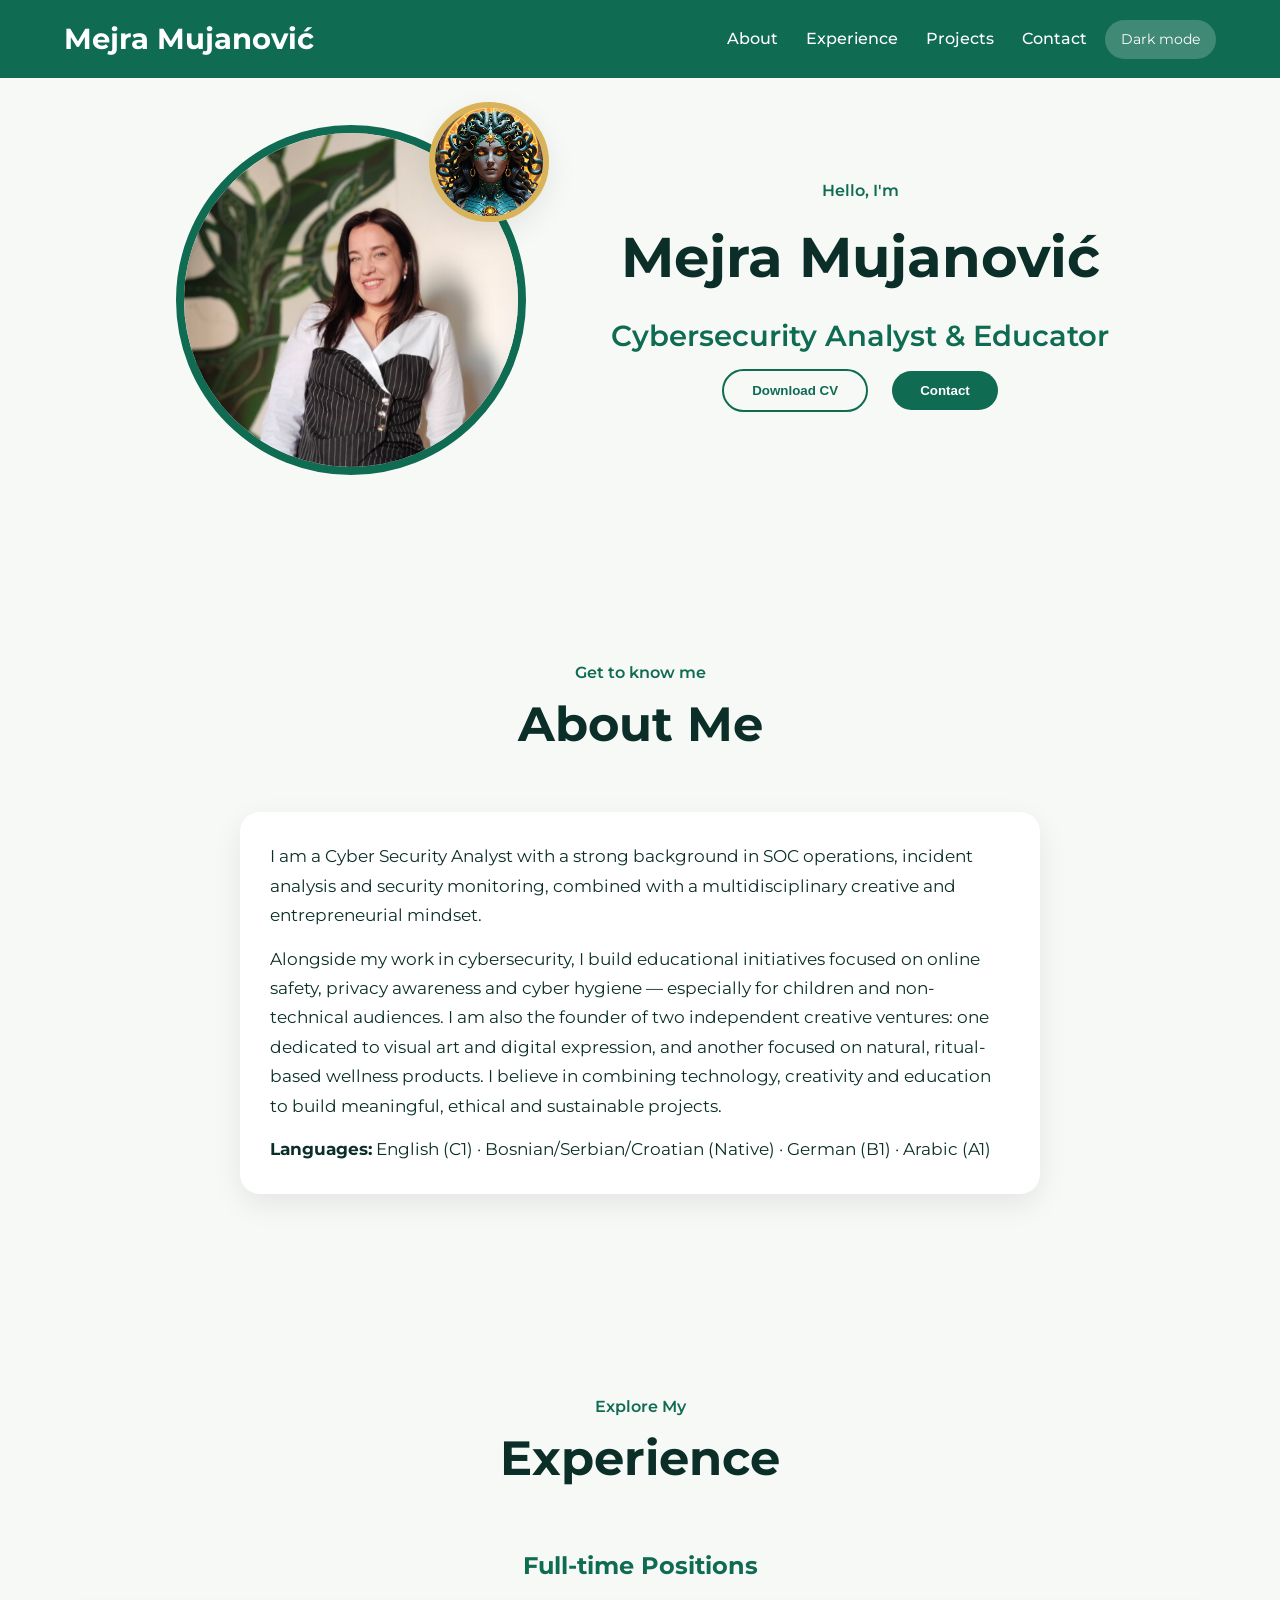
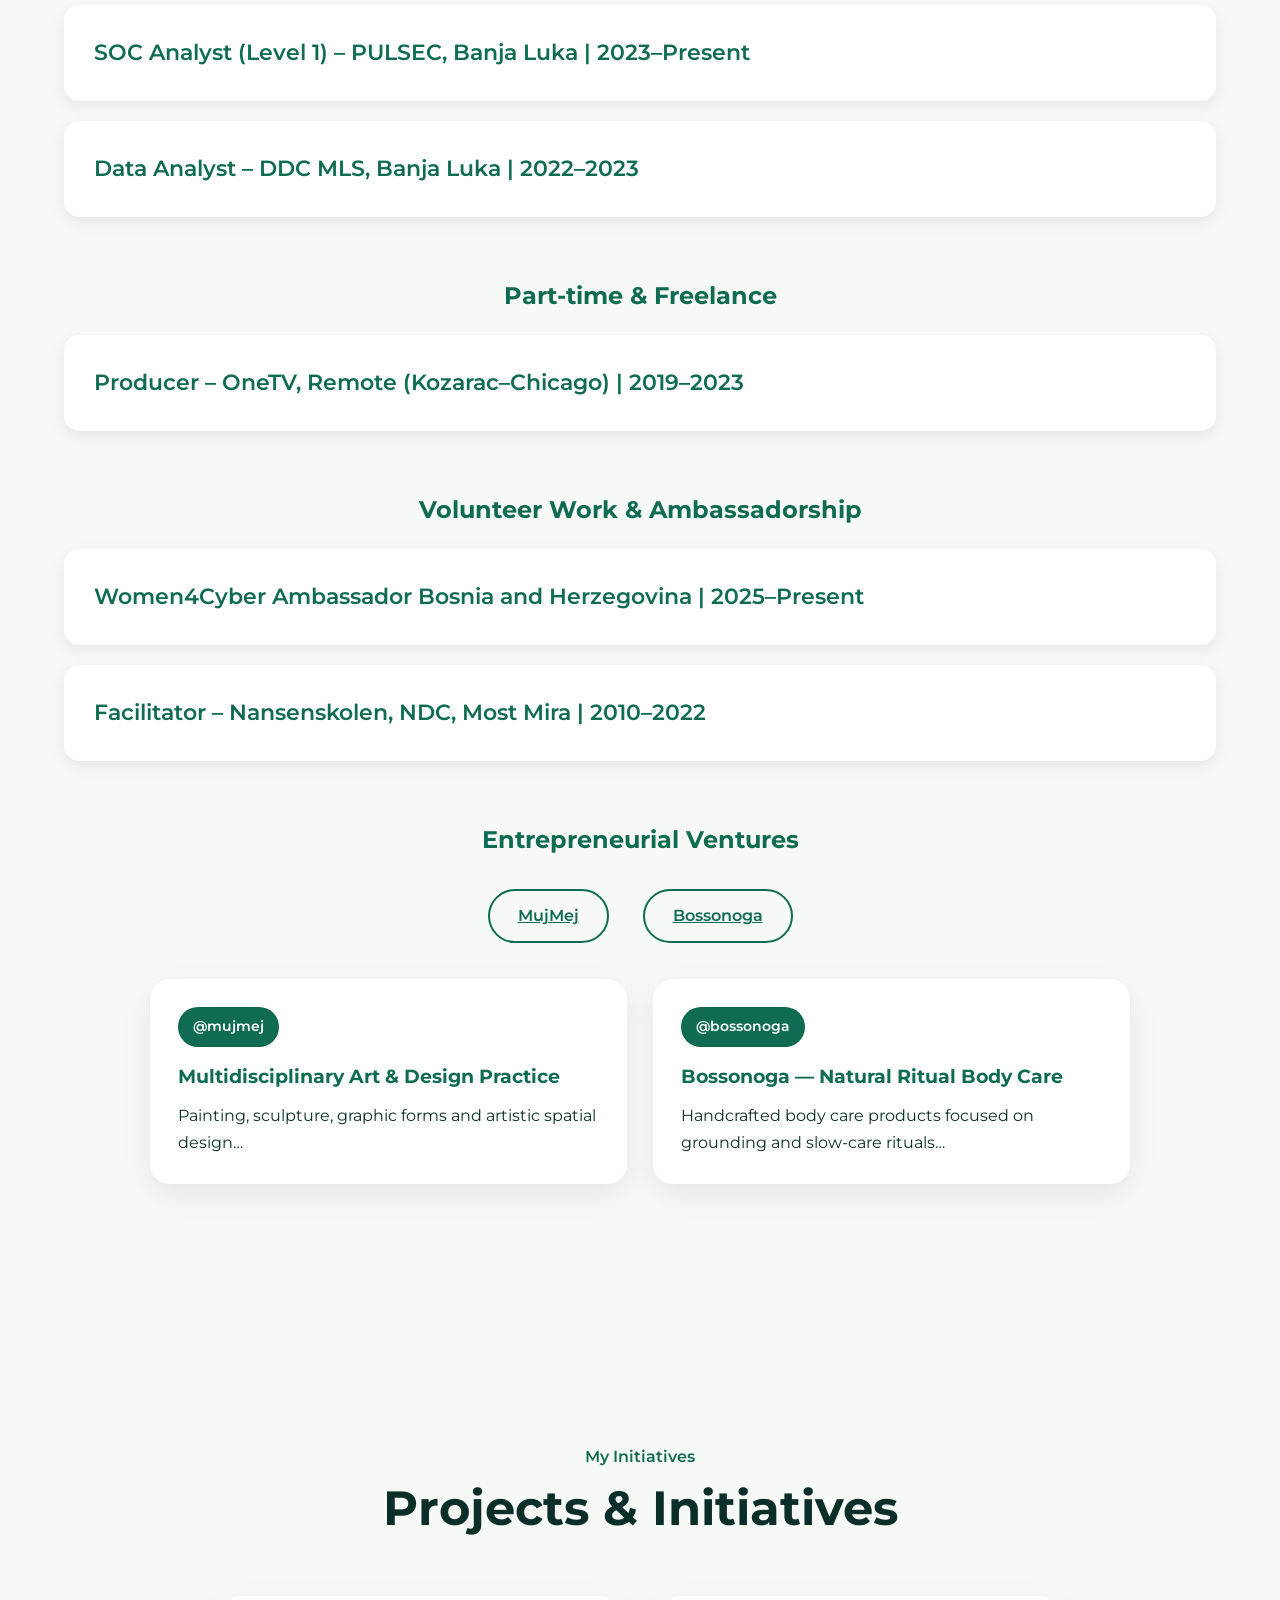
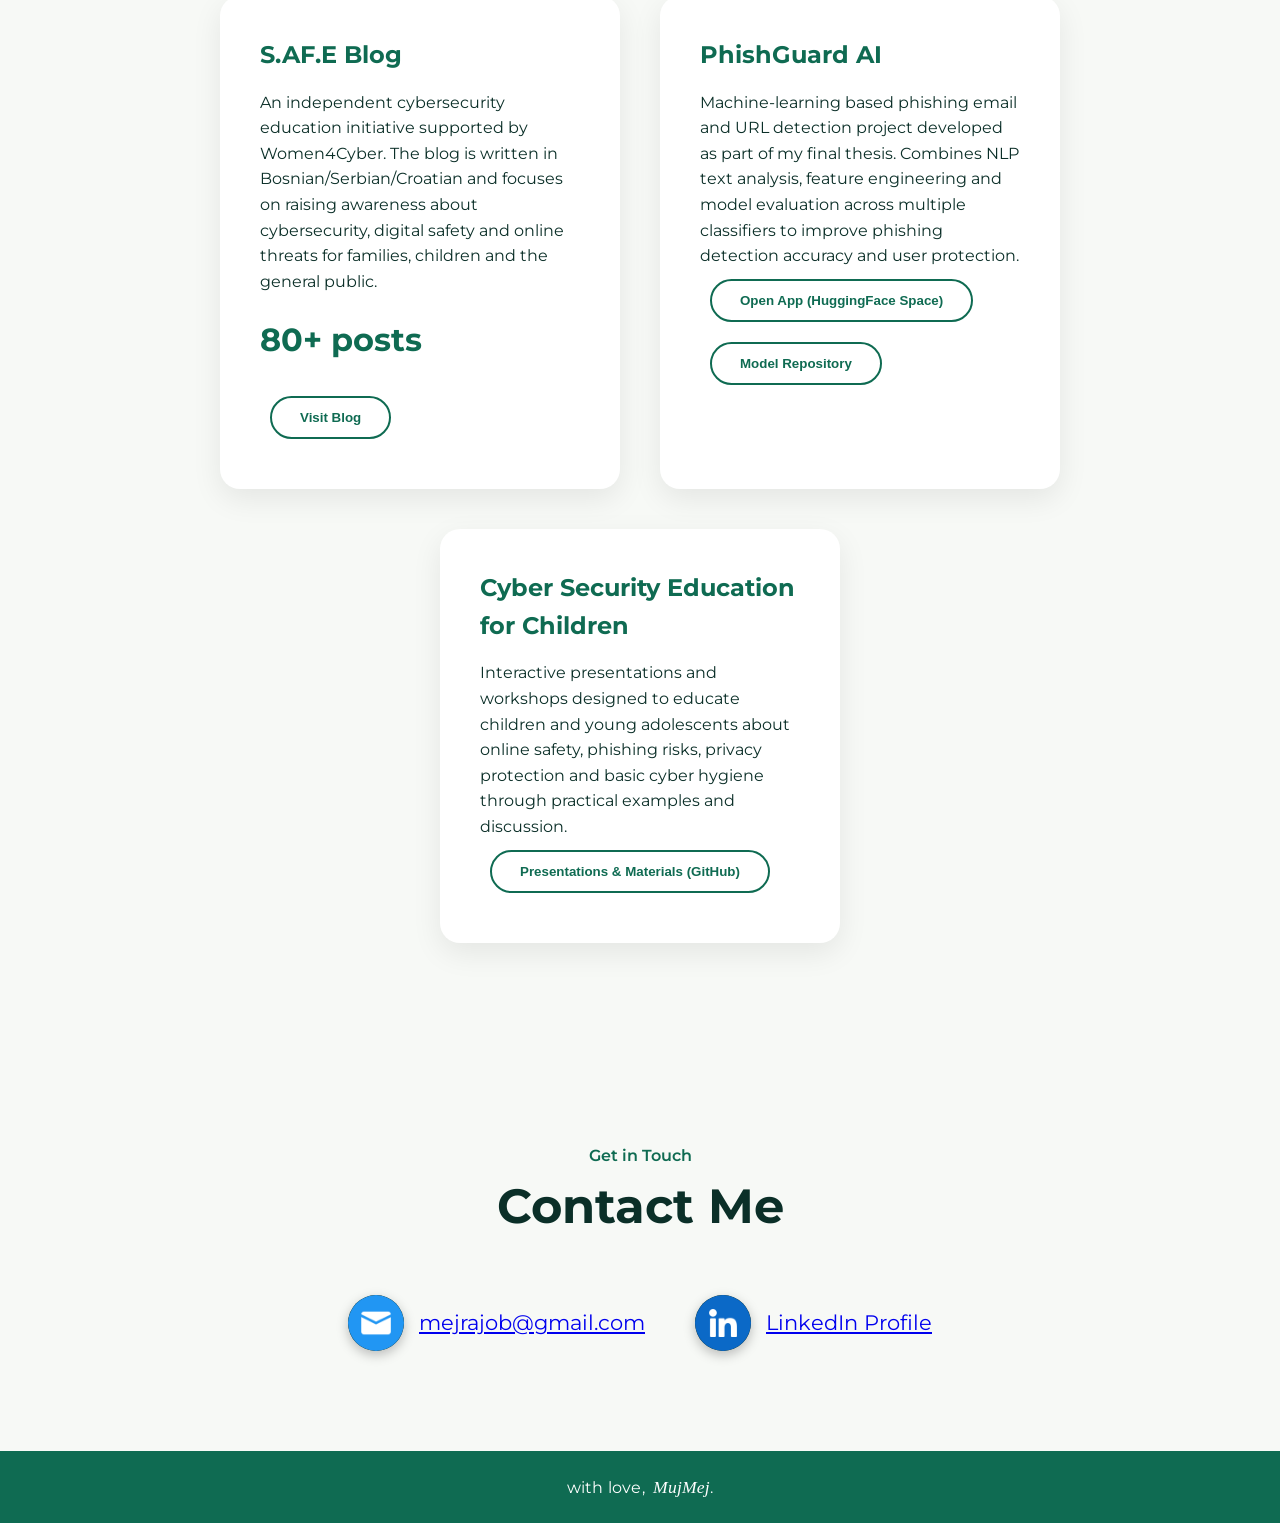
<file: index.html>
<!DOCTYPE html>
<html lang="en">
<head>
  <meta charset="UTF-8" />
  <meta name="viewport" content="width=device-width, initial-scale=1.0" />
  <title>Mejra Mujanović - Cybersecurity Analyst</title>

  <link href="https://fonts.googleapis.com/css2?family=Montserrat:wght@400;500;600;700&display=swap" rel="stylesheet" />
  <link rel="stylesheet" href="style.css" />
  <link rel="stylesheet" href="mediaqueries.css" />
</head>

<body>
  <!-- Desktop Navigation -->
  <nav id="desktop-nav">
    <div class="logo">Mejra Mujanović</div>

    <div class="nav-right">
      <ul class="nav-links">
        <li><a href="#about">About</a></li>
        <li><a href="#experience">Experience</a></li>
        <li><a href="#projects">Projects</a></li>
        <li><a href="#contact">Contact</a></li>
      </ul>

      <div class="dark-toggle" id="themeToggle" onclick="toggleDarkMode()">
        Light
      </div>
    </div>
  </nav>

  <!-- Profile Section -->
  <section id="profile">
    <div class="section__pic-container">
      <!-- gornja (support) slika -->
      <img
        id="heroImageTop"
        class="hero-image hero-image--top"
        src="assets/profile-pic-2.png"
        alt="Mejra Mujanović (support photo)"
      />

      <!-- donja (glavna) slika u krugu -->
      <img
        id="heroImageMain"
        class="hero-image hero-image--main"
        src="assets/profile-pic.jpg"
        alt="Mejra Mujanović"
      />
    </div>

    <div class="section__text">
      <p class="section__text__p1">Hello, I'm</p>
      <h1 class="hero-title">Mejra Mujanović</h1>
      <p class="section__text__p2">Cybersecurity Analyst & Educator</p>

      <div class="btn-container">
        <button class="btn btn-color-2" onclick="window.open('assets/MejraMujanovicCV.pdf')">
          Download CV
        </button>
        <button class="btn btn-color-1" onclick="location.href='#contact'">
          Contact
        </button>
      </div>
    </div>
  </section>

  <!-- About -->
  <section id="about">
    <p class="section__text__p1">Get to know me</p>
    <h1 class="title">About Me</h1>

    <div class="text-container">
      <p>
        I am a Cyber Security Analyst with a strong background in SOC operations, incident
        analysis and security monitoring, combined with a multidisciplinary creative and
        entrepreneurial mindset.
      </p>
      <p>
        Alongside my work in cybersecurity, I build educational initiatives focused on
        online safety, privacy awareness and cyber hygiene — especially for children and
        non-technical audiences. I am also the founder of two independent creative ventures:
        one dedicated to visual art and digital expression, and another focused on natural,
        ritual-based wellness products. I believe in combining technology, creativity and
        education to build meaningful, ethical and sustainable projects.
      </p>
      <p>
        <strong>Languages:</strong> English (C1) · Bosnian/Serbian/Croatian (Native) · German (B1) · Arabic (A1)
      </p>
    </div>
  </section>

  <!-- Experience -->
  <section id="experience">
    <p class="section__text__p1">Explore My</p>
    <h1 class="title">Experience</h1>

    <!-- Full-time -->
    <div class="experience-category">
      <h2>Full-time Positions</h2>

      <details class="job-details">
        <summary>SOC Analyst (Level 1) – PULSEC, Banja Luka | 2023–Present</summary>
        <div class="job-content">
          <p>24/7 monitoring, triage and initial incident handling across international clients.</p>
          <ul>
            <li>Continuous monitoring using IBM QRadar, Microsoft Defender XDR/MDO, Trend Micro Vision One, Carbon Black…</li>
            <li>First-line triage of phishing, malware, credential misuse, MFA anomalies…</li>
            <li>Investigation using logs, EDR telemetry, email traces and MITRE ATT&CK mapping</li>
            <li>Escalation to L2/L3 with full context and ServiceNow incident lifecycle management</li>
            <li>False positive tuning, documentation, and client communication through tickets</li>
            <li>24/7 rotating shift work in a SOC environment</li>
          </ul>
          <p>
            <strong>Achievements:</strong> Processed hundreds of thousands of security events and incidents with high analytical accuracy,
            contributed to significant false-positive reduction, and was recognised for precision and reliability in handling high-severity cases.
          </p>
        </div>
      </details>

      <details class="job-details">
        <summary>Data Analyst – DDC MLS, Banja Luka | 2022–2023</summary>
        <div class="job-content">
          <p>
            Data processing and client support using tools such as AnyDesk, MaxCare,
            Zendesk and 360. Focus on accuracy, first-contact resolution and maintaining
            data quality.
          </p>
        </div>
      </details>
    </div>

    <!-- Part-time -->
    <div class="experience-category">
      <h2>Part-time &amp; Freelance</h2>

      <details class="job-details">
        <summary>Producer – OneTV, Remote (Kozarac–Chicago) | 2019–2023</summary>
        <div class="job-content">
          <p>
            Live show production, video editing, social media promotion (Facebook, YouTube,
            Instagram) and basic website maintenance for a diaspora-focused TV channel.
          </p>
        </div>
      </details>
    </div>

    <!-- Volunteer -->
    <div class="experience-category">
      <h2>Volunteer Work &amp; Ambassadorship</h2>

      <details class="job-details">
        <summary>Women4Cyber Ambassador Bosnia and Herzegovina | 2025–Present</summary>
        <div class="job-content">
          <p>
            Promoting the role of women in cybersecurity, equality in the tech sector and
            educational initiatives. Supporting training programs, public talks and community
            projects to increase women's presence in cybersecurity jobs and research.
          </p>
        </div>
      </details>

      <details class="job-details">
        <summary>Facilitator – Nansenskolen, NDC, Most Mira | 2010–2022</summary>
        <div class="job-content">
          <p>
            Facilitating workshops on diversity, inclusion, stereotypes, peer violence,
            peacebuilding and youth empowerment, including creative community performances.
          </p>
        </div>
      </details>
    </div>

    <!-- Entrepreneurial -->
    <div class="experience-category">
      <h2>Entrepreneurial Ventures</h2>

      <div class="venture-tabs">
        <a class="btn btn-color-2" href="https://instagram.com/mujmej" target="_blank" rel="noopener">
          MujMej
        </a>
        <a class="btn btn-color-2" href="https://instagram.com/bosso.noga" target="_blank" rel="noopener">
          Bossonoga
        </a>
      </div>

      <div class="venture-grid">
        <div class="venture-card">
          <div class="venture-header">
            <a class="pill pill-ig" href="https://instagram.com/mujmej" target="_blank" rel="noopener">@mujmej</a>
          </div>
          <h3>Multidisciplinary Art &amp; Design Practice</h3>
          <p>Painting, sculpture, graphic forms and artistic spatial design…</p>
        </div>

        <div class="venture-card">
          <div class="venture-header">
            <a class="pill pill-ig" href="https://instagram.com/bosso.noga" target="_blank" rel="noopener">@bossonoga</a>
          </div>
          <h3>Bossonoga — Natural Ritual Body Care</h3>
          <p>Handcrafted body care products focused on grounding and slow-care rituals…</p>
        </div>
      </div>
    </div>
  </section>

  <!-- Projects -->
  <section id="projects">
    <p class="section__text__p1">My Initiatives</p>
    <h1 class="title">Projects &amp; Initiatives</h1>

    <div class="projects-container">
      <!-- S.AF.E Blog -->
      <div class="project-card">
        <div class="project-info">
          <h2>S.AF.E Blog</h2>
          <p>
            An independent cybersecurity education initiative supported by Women4Cyber.
            The blog is written in Bosnian/Serbian/Croatian and focuses on
            raising awareness about cybersecurity, digital safety and online threats for
            families, children and the general public.
          </p>
          <h3 class="counter-display">
            <span id="postCounter">0</span>+ posts
          </h3>
          <div class="btn-container">
            <button class="btn btn-color-2 project-btn" onclick="location.href='https://s-af-e.blogspot.com/'">
              Visit Blog
            </button>
          </div>
        </div>
      </div>

      <!-- PhishGuard AI -->
      <div class="project-card">
        <div class="project-info">
          <h2>PhishGuard AI</h2>
          <p>
            Machine-learning based phishing email and URL detection project developed
            as part of my final thesis. Combines NLP text analysis, feature
            engineering and model evaluation across multiple classifiers to improve
            phishing detection accuracy and user protection.
          </p>
          <div class="btn-container">
            <button class="btn btn-color-2 project-btn" onclick="location.href='https://huggingface.co/spaces/MujMej/PhishGuardAi'">
              Open App (HuggingFace Space)
            </button>
            <button class="btn btn-color-2 project-btn" onclick="location.href='https://huggingface.co/MujMej'">
              Model Repository
            </button>
          </div>
        </div>
      </div>

      <!-- Cyber Education for Children -->
      <div class="project-card">
        <div class="project-info">
          <h2>Cyber Security Education for Children</h2>
          <p>
            Interactive presentations and workshops designed to educate children and
            young adolescents about online safety, phishing risks, privacy protection
            and basic cyber hygiene through practical examples and discussion.
          </p>
          <div class="btn-container">
            <button class="btn btn-color-2 project-btn" onclick="location.href='https://mujmej.github.io/cyber-edu-children/'">
              Presentations &amp; Materials (GitHub)
            </button>
          </div>
        </div>
      </div>
    </div>
  </section>

  <!-- Contact -->
  <section id="contact">
    <p class="section__text__p1">Get in Touch</p>
    <h1 class="title">Contact Me</h1>

    <div class="contact-container">
      <div class="contact-info">
        <img src="assets/email.png" alt="Email" class="icon" />
        <p><a href="mailto:mejrajob@gmail.com">mejrajob@gmail.com</a></p>
      </div>

      <div class="contact-info">
        <img src="assets/linkedin.png" alt="LinkedIn" class="icon" />
        <p>
          <a href="https://www.linkedin.com/in/mejra-mujanovic/" target="_blank" rel="noopener">
            LinkedIn Profile
          </a>
        </p>
      </div>
    </div>
  </section>

  <footer class="site-footer">
    <p>with love, <span class="brand-sign">MujMej</span>.</p>
  </footer>

  <script src="script.js"></script>
</body>
</html>
</file>
<file: style.css>
/* =========================
   THEME VARIABLES – EMERALD + GOLD
========================= */
:root {
  --bg: #F7F9F6;
  --text: #0B2F28;
  --primary: #0F6B52;
  --accent: #D9B35A;
  --card: #FFFFFF;
  --shadow: rgba(0, 0, 0, 0.08);

  --icon-bg: #0B2F28;
  --icon-bg-hover: #064737;
}

.dark-mode {
  --bg: #0B1010;
  --text: #E9EEE9;
  --primary: #0F6B52;
  --accent: #D9B35A;
  --card: #0B2F28;
  --shadow: rgba(0, 0, 0, 0.6);

  --icon-bg: #0F3F35;
  --icon-bg-hover: #020617;
}

/* =========================
   GLOBAL RESET
========================= */
* {
  margin: 0;
  padding: 0;
  box-sizing: border-box;
}

html { scroll-behavior: smooth; }

body {
  font-family: 'Montserrat', sans-serif;
  background: var(--bg);
  color: var(--text);
  transition: background 0.4s ease, color 0.4s ease;
  line-height: 1.6;
}

/* =========================
   NAVBAR / HEADER
========================= */
nav {
  display: flex;
  justify-content: space-between;
  align-items: center;
  padding: 1rem 5%;
  background: var(--primary);
  position: fixed;
  width: 100%;
  top: 0;
  z-index: 1000;
  transition: background 0.4s ease;
}

.logo {
  font-size: 1.8rem;
  font-weight: 700;
  color: white;
  white-space: nowrap;
}

.nav-right {
  display: flex;
  align-items: center;
  gap: 18px;
}

.nav-links {
  display: flex;
  gap: 28px;
  align-items: center;
  list-style: none;
  margin: 0;
  padding: 0;
}

.nav-links li { list-style: none; }

.nav-links a {
  color: white;
  text-decoration: none;
  font-weight: 500;
  display: inline-block;
  transition: color 0.25s ease, transform 0.25s ease;
}

.nav-links a:hover {
  color: var(--accent);
  transform: translateY(-2px);
}

.dark-toggle {
  background: rgba(255, 255, 255, 0.2);
  color: white;
  padding: 8px 16px;
  border-radius: 30px;
  cursor: pointer;
  font-size: 0.9rem;
  user-select: none;
  transition: background 0.25s ease, transform 0.25s ease;
}

.dark-toggle:hover {
  background: rgba(255, 255, 255, 0.28);
  transform: translateY(-2px);
}

/* =========================
   BRAND PILLS (optional)
========================= */
.brand-pills {
  display: flex;
  gap: 10px;
  flex-wrap: wrap;
  align-items: center;
}

.pill {
  padding: 8px 14px;
  border-radius: 999px;
  font-size: 0.85rem;
  text-decoration: none;
  font-weight: 600;
  transition: transform 0.25s ease, box-shadow 0.25s ease, opacity 0.25s ease;
  display: inline-flex;
  align-items: center;
  gap: 8px;
  white-space: nowrap;
}

.pill:hover {
  transform: translateY(-2px);
  box-shadow: 0 8px 20px rgba(0, 0, 0, 0.18);
}

/* FIX: visible in light mode, glass in dark mode */
.pill-ig {
  background: var(--primary);
  color: #fff;
  border: 1px solid rgba(0,0,0,0.06);
}

.dark-mode .pill-ig {
  background: rgba(255, 255, 255, 0.16);
  border: 1px solid rgba(255, 255, 255, 0.28);
  color: #fff;
}

.pill.disabled {
  pointer-events: none;
  opacity: 0.65;
  border-style: dashed;
}

/* =========================
   HERO / PROFILE
========================= */
#profile {
  padding: 120px 5% 80px;
  display: flex;
  align-items: center;
  justify-content: center;
  gap: 5rem;
  flex-wrap: wrap;
  text-align: center;
}

/* Two-frame hero images (single source of truth) */
.section__pic-container {
  position: relative;
  width: 360px;
  height: 360px;
  display: grid;
  place-items: center;
}

/* base */
.hero-image {
  border-radius: 50%;
  object-fit: cover;
  display: block;
  transition: opacity 0.6s ease;
}

.hero-image.fade-out { opacity: 0; }

/* MAIN: veliki krug */
.hero-image--main {
  width: 350px;
  height: 350px;
  border: 8px solid var(--primary);
  z-index: 1;
}

/* TOP: mali krug */
.hero-image--top {
  position: absolute;
  top: -18px;
  right: -18px;
  width: 120px;
  height: 120px;
  border: 6px solid var(--accent);
  box-shadow: 0 10px 30px var(--shadow);
  z-index: 2;
}

.section__text__p1 {
  text-align: center;
  color: var(--primary);
  font-weight: 600;
}

.title {
  text-align: center;
  font-size: 3rem;
  margin-bottom: 50px;
}

.hero-title {
  font-size: 3.5rem;
  margin: 10px 0;
}

.section__text__p2 {
  font-size: 1.8rem;
  color: var(--primary);
  font-weight: 600;
}

/* =========================
   BUTTONS
========================= */
.btn {
  padding: 12px 28px;
  border-radius: 30px;
  font-weight: 600;
  cursor: pointer;
  transition: transform 0.25s ease, background 0.25s ease, color 0.25s ease, border-color 0.25s ease;
  margin: 10px;
  display: inline-flex;
  align-items: center;
  justify-content: center;
  gap: 8px;
}

.btn:hover { transform: translateY(-2px); }

.btn-color-1 {
  background: var(--primary);
  color: white;
  border: none;
}

.btn-color-1:hover {
  background: var(--accent);
  color: #0b1220;
}

.btn-color-2 {
  background: transparent;
  border: 2px solid var(--primary);
  color: var(--primary);
}

.btn-color-2:hover {
  background: var(--primary);
  color: white;
}

/* =========================
   SOCIALS / ICONS
========================= */
#socials-container {
  margin-top: 20px;
  display: flex;
  justify-content: center;
  gap: 20px;
  flex-wrap: wrap;
}

/* FIX: bigger icons (circle + icon) */
.icon {
  width: 56px;
  height: 56px;
  padding: 0;
  border-radius: 999px;
  background: var(--icon-bg);
  box-shadow: 0 4px 12px rgba(0,0,0,0.25);
  object-fit: contain;
  cursor: pointer;
  transition: transform 0.25s ease, box-shadow 0.25s ease, background 0.25s ease;
}

.icon:hover {
  transform: translateY(-2px) scale(1.05);
  background: var(--icon-bg-hover);
}

.coming-soon {
  background: var(--primary);
  color: white;
  padding: 10px 20px;
  border-radius: 30px;
  cursor: pointer;
  font-size: 0.9rem;
  transition: transform 0.25s ease, background 0.25s ease, color 0.25s ease;
}

.coming-soon:hover {
  background: var(--accent);
  color: #0b1220;
  transform: translateY(-2px);
}

/* =========================
   SECTIONS / CONTENT CARDS
========================= */
section { padding: 100px 5%; }

.text-container {
  max-width: 800px;
  margin: 0 auto;
  background: var(--card);
  padding: 30px;
  border-radius: 20px;
  box-shadow: 0 10px 30px var(--shadow);
}

/* =========================
   EXPERIENCE
========================= */
.experience-category { margin-bottom: 60px; }

.experience-category h2 {
  color: var(--primary);
  margin-bottom: 20px;
  text-align: center;
}

.job-details {
  background: var(--card);
  margin: 20px 0;
  border-radius: 15px;
  padding: 10px;
  box-shadow: 0 5px 15px var(--shadow);
}

.job-details summary {
  font-size: 1.4rem;
  font-weight: 600;
  cursor: pointer;
  padding: 20px;
  color: var(--primary);
  list-style: none;
}

.job-details summary::-webkit-details-marker { display: none; }

.job-details[open] summary { margin-bottom: 15px; }

.job-content {
  text-align: left;
  max-width: 900px;
  margin: 0 auto;
}

.job-content ul {
  margin: 14px 0 0;
  padding-left: 20px;
  list-style-position: outside;
}

.job-content li {
  margin: 10px 0;
  line-height: 1.65;
}

.job-content p {
  margin: 10px 0;
  line-height: 1.75;
}

.job-content > p:first-of-type { opacity: 0.9; }

/* =========================
   PROJECTS
========================= */
.projects-container {
  display: flex;
  flex-wrap: wrap;
  justify-content: center;
  gap: 40px;
}

.project-card {
  background: var(--card);
  padding: 40px;
  border-radius: 20px;
  width: 400px;
  box-shadow: 0 10px 30px var(--shadow);
  transition: transform 0.25s ease, box-shadow 0.25s ease;
}

.project-card:hover {
  transform: translateY(-10px);
  box-shadow: 0 18px 44px var(--shadow);
}

.project-card h2 {
  color: var(--primary);
  margin-bottom: 15px;
}

.counter-display {
  font-size: 2rem;
  font-weight: 700;
  color: var(--primary);
  margin: 20px 0;
}

/* =========================
   CONTACT
========================= */
.contact-container {
  display: flex;
  justify-content: center;
  gap: 50px;
  flex-wrap: wrap;
}

.contact-info {
  display: flex;
  align-items: center;
  gap: 15px;
  font-size: 1.3rem;
}

/* =========================
   FOOTER
========================= */
footer {
  text-align: center;
  padding: 40px;
  background: var(--primary);
  color: white;
  margin-top: 50px;
}

/* =========================
   RESPONSIVE
========================= */
@media (max-width: 900px) {
  nav { padding: 0.9rem 4%; }

  .logo { font-size: 1.3rem; }

  .nav-right { gap: 12px; }

  .nav-links { gap: 14px; }

  .dark-toggle {
    padding: 7px 12px;
    font-size: 0.85rem;
  }

  #profile {
    gap: 2.5rem;
    padding: 110px 5% 70px;
  }

  /* FIX: responsive only for hero frames (not all imgs) */
  .hero-image--main {
    width: 260px;
    height: 260px;
  }

  .hero-image--top {
    width: 100px;
    height: 100px;
    top: -14px;
    right: -14px;
  }

  .hero-title { font-size: 2.6rem; }

  .section__text__p2 { font-size: 1.4rem; }

  .project-card {
    width: 100%;
    max-width: 520px;
  }
}

@media (max-width: 520px) {
  .nav-links { display: none; }
}

/* Better readable text blocks */
.text-container p {
  margin: 0 0 14px;
  font-size: 1.05rem;
  line-height: 1.75;
}

.text-container p:last-child { margin-bottom: 0; }

/* Make footer stick to bottom when page is short */
html, body { height: 100%; }

body {
  min-height: 100%;
  display: flex;
  flex-direction: column;
}

.site-footer {
  margin-top: auto;
  width: 100%;
  padding: 22px 5%;
  background: var(--primary);
  color: white;
  text-align: center;
}

.site-footer p {
  margin: 0;
  font-size: 1rem;
  letter-spacing: 0.2px;
}

.brand-sign {
  font-family: 'Georgia', serif;
  font-style: italic;
  font-size: 1.1rem;
  margin-left: 4px;
}

/* kept (you asked not to remove) */
#profileImage { transition: opacity 0.6s ease; }
#profileImage.fade-out { opacity: 0; }

/* Ventures */
.venture-grid {
  display: grid;
  grid-template-columns: repeat(2, minmax(260px, 1fr));
  gap: 26px;
  max-width: 980px;
  margin: 0 auto;
}

.venture-card {
  background: var(--card);
  padding: 28px;
  border-radius: 20px;
  box-shadow: 0 10px 30px var(--shadow);
  transition: transform 0.25s ease, box-shadow 0.25s ease;
}

.venture-card:hover {
  transform: translateY(-6px);
  box-shadow: 0 18px 44px var(--shadow);
}

.venture-header {
  display: flex;
  justify-content: flex-start;
  margin-bottom: 14px;
}

.venture-card h3 {
  color: var(--primary);
  margin-bottom: 10px;
  font-size: 1.2rem;
}

.venture-card p { line-height: 1.7; }

@media (max-width: 900px) {
  .venture-grid { grid-template-columns: 1fr; }
}

.venture-tabs {
  display: flex;
  justify-content: center;
  gap: 14px;
  margin: 16px 0 26px;
  flex-wrap: wrap;
}
</file>
<file: mediaqueries.css>
@media (max-width: 1200px) {
    #desktop-nav { display: none; }
    #hamburger-nav { display: flex; justify-content: space-between; }
    .hamburger-menu { display: block; }
}

@media (max-width: 768px) {
    #profile { flex-direction: column; text-align: center; }
    .section__pic-container img { width: 250px; height: 250px; }
    .title { font-size: 2.5rem; }
    .project-card { width: 100%; }
}
</file>
